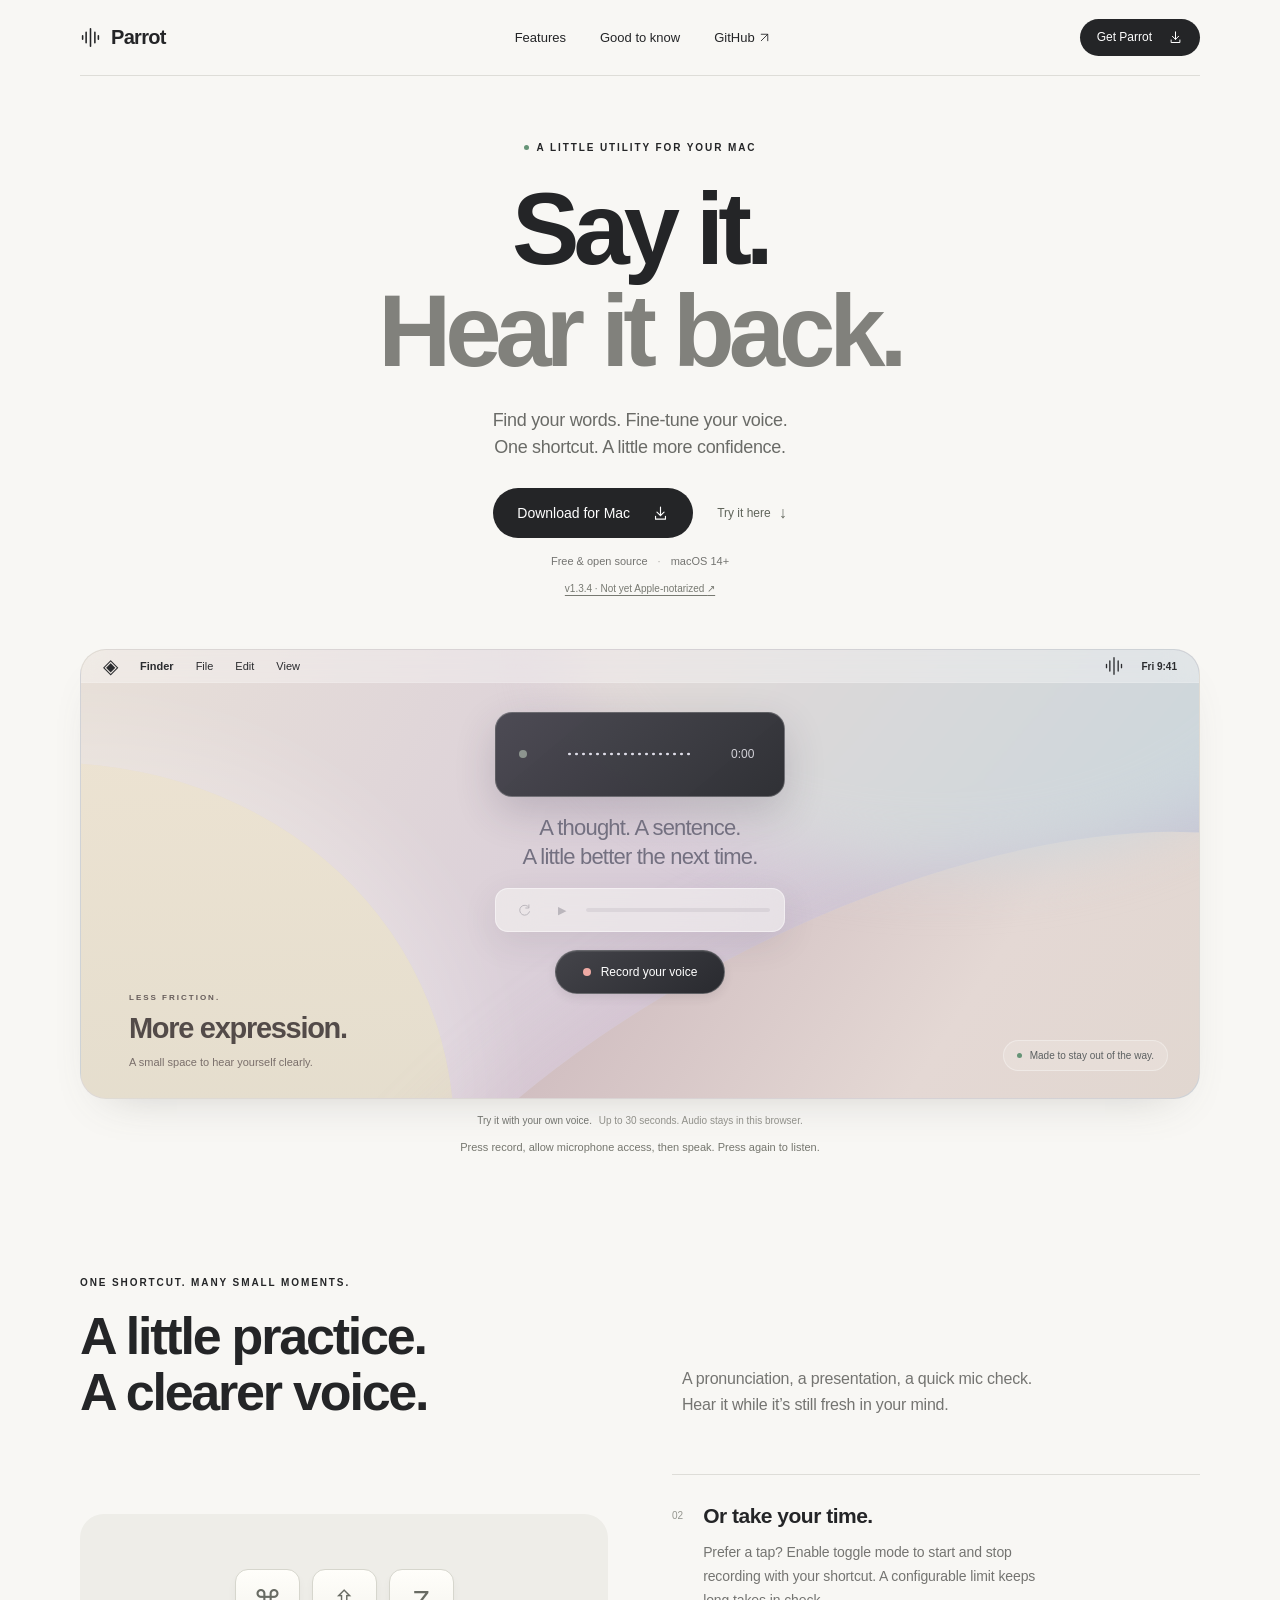
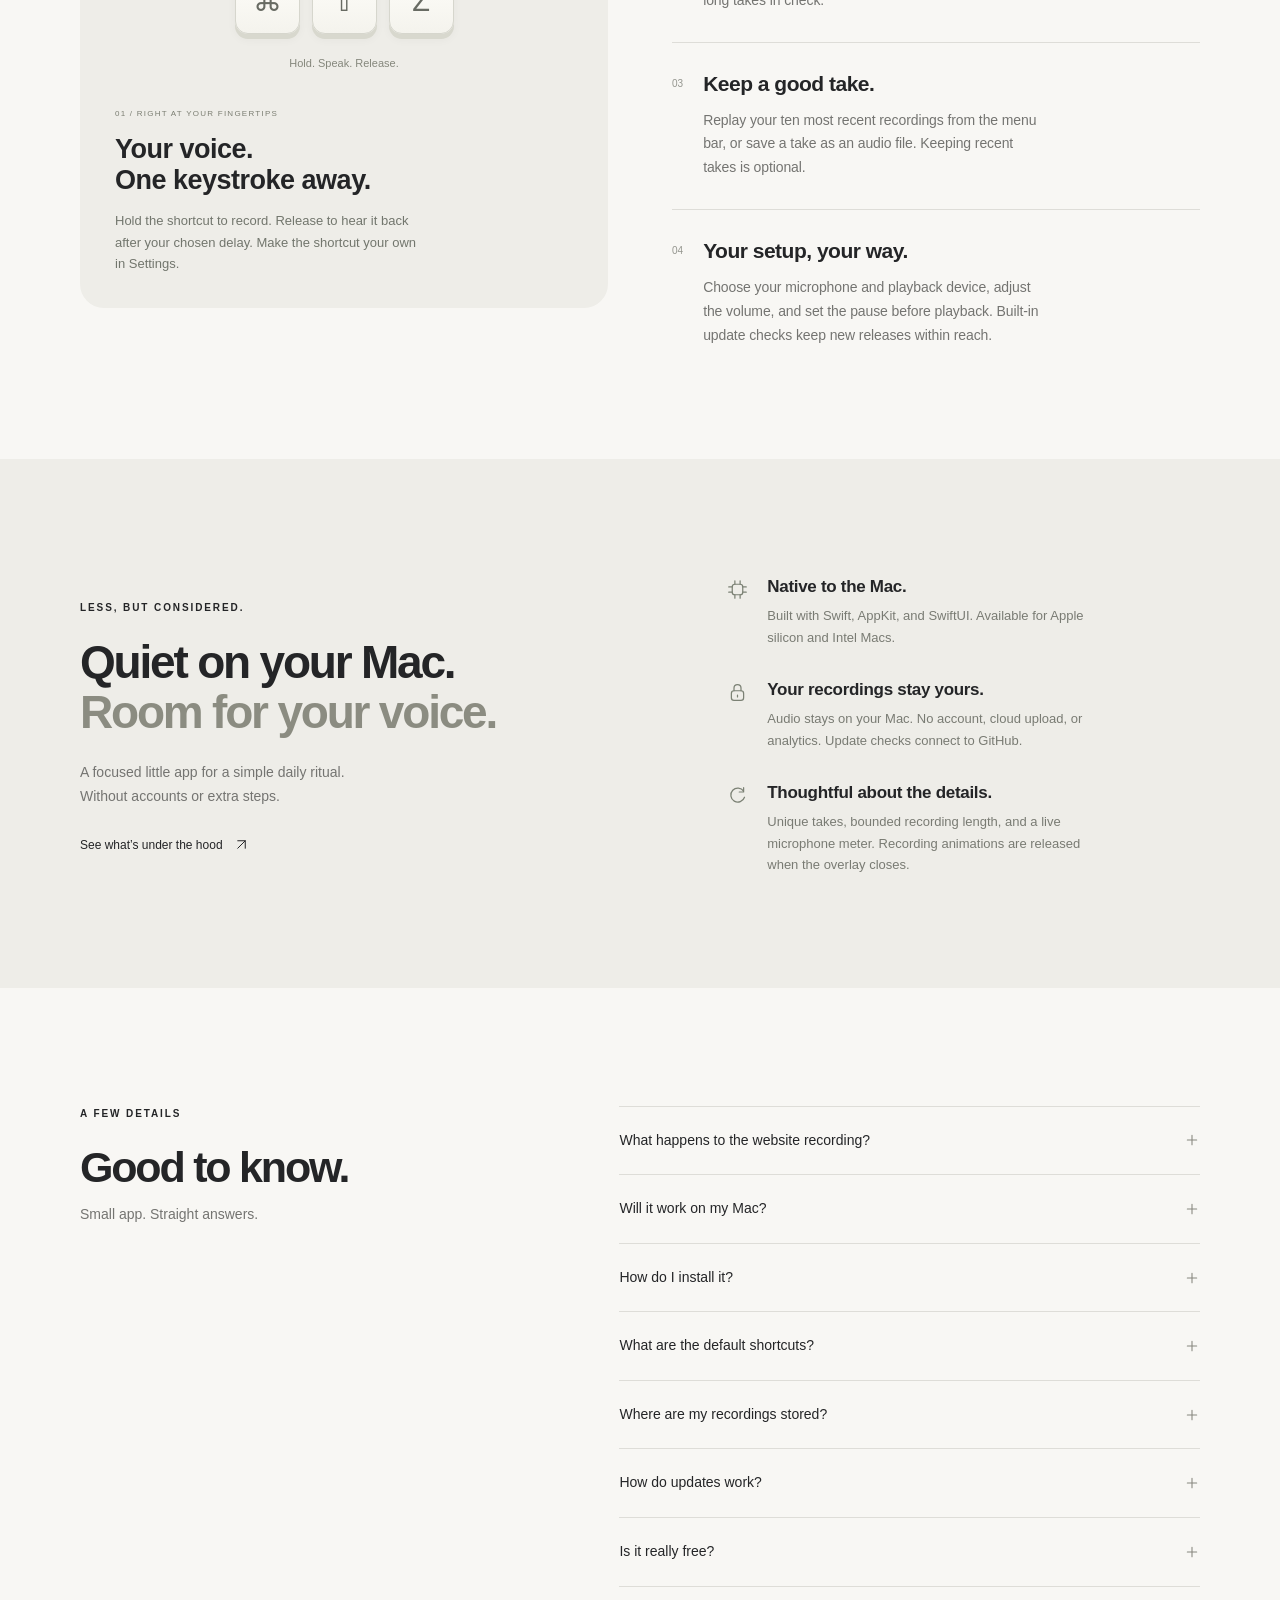
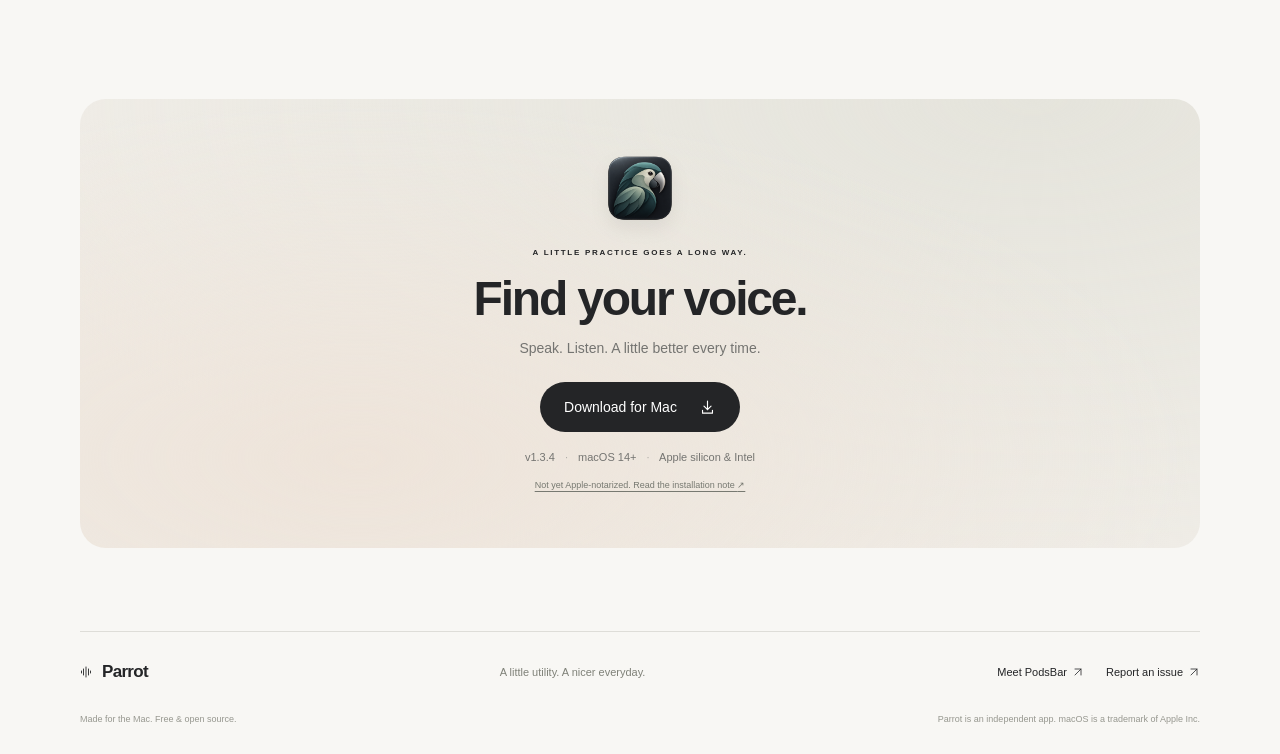
<file: docs/index.html>
<!doctype html>
<html lang="en">
<head>
  <meta charset="utf-8"><meta name="viewport" content="width=device-width, initial-scale=1">
  <meta name="theme-color" content="#f8f7f4">
  <meta name="description" content="Speak, release, listen. Parrot is a small, native Mac app for recording your voice and hearing it straight back. Free and open source.">
  <title>Parrot — Say it. Hear it back.</title>
  <link rel="canonical" href="https://musaamir.github.io/Parrot/">
  <meta property="og:title" content="Parrot — Say it. Hear it back."><meta property="og:description" content="A little space to find your voice. Instant recording and playback for your Mac."><meta property="og:type" content="website"><meta property="og:url" content="https://musaamir.github.io/Parrot/"><meta property="og:image" content="https://musaamir.github.io/Parrot/assets/app-icon.png">
  <link rel="icon" href="assets/app-icon.png"><link rel="stylesheet" href="styles.css"><script type="module" src="app.js"></script>
</head>
<body>
<a class="skip-link" href="#main">Skip to content</a>
<svg class="svg-defs" aria-hidden="true" xmlns="http://www.w3.org/2000/svg"><defs>
  <symbol id="arrow-down" viewBox="0 0 24 24"><path d="M12 3v12m-5-5 5 5 5-5M5 16v4h14v-4"/></symbol>
  <symbol id="arrow-up-right" viewBox="0 0 24 24"><path d="M6 18 18 6M6 6h12v12"/></symbol>
  <symbol id="chip" viewBox="0 0 24 24"><rect x="6" y="6" width="12" height="12" rx="3"/><path d="M9 2v4m6-4v4M9 18v4m6-4v4M2 9h4m-4 6h4M18 9h4m-4 6h4"/></symbol>
  <symbol id="lock" viewBox="0 0 24 24"><rect x="5" y="10" width="14" height="11" rx="3"/><path d="M8 10V7a4 4 0 0 1 8 0v3m-4 5v2"/></symbol>
  <symbol id="refresh" viewBox="0 0 24 24"><path d="M19 7a8 8 0 1 0 1 7M19 3v5h-5"/></symbol>
  <symbol id="plus" viewBox="0 0 24 24"><path d="M12 5v14M5 12h14"/></symbol>
  <symbol id="wave" viewBox="0 0 24 24"><path d="M3 10v4m4-8v12m5-16v20m5-16v12m4-8v4"/></symbol>
</defs></svg>
<header class="header wrap"><a class="brand" href="#" aria-label="Parrot home"><svg class="parrot-glyph"><use href="#wave"/></svg>Parrot</a><nav aria-label="Main navigation"><a href="#features">Features</a><a href="#questions">Good to know</a><a href="https://github.com/musaAmir/Parrot" target="_blank" rel="noopener noreferrer">GitHub <svg><use href="#arrow-up-right"/></svg></a></nav><a class="button button-small" href="#download">Get Parrot <svg><use href="#arrow-down"/></svg></a></header>
<main id="main">
<section class="hero wrap" aria-labelledby="hero-title"><p class="eyebrow"><span class="status-dot"></span> A LITTLE UTILITY FOR YOUR MAC</p><h1 id="hero-title">Say it.<br><span>Hear it back.</span></h1><p class="hero-description">Find your words. Fine-tune your voice.<br>One shortcut. A little more confidence.</p><div class="hero-actions"><a class="button" href="https://github.com/musaAmir/Parrot/releases/download/v1.3.4/Parrot-1.3.4.zip">Download for Mac <svg><use href="#arrow-down"/></svg></a><a class="try-link" href="#try-parrot">Try it here <span aria-hidden="true">↓</span></a></div><p class="download-meta">Free & open source <span>·</span> macOS 14+</p><a class="release-note" href="#install-note">v1.3.4 · Not yet Apple-notarized <span aria-hidden="true">↗</span></a>
<div class="product-scene parrot-scene" id="try-parrot" aria-label="Try Parrot with your microphone">
  <div class="wallpaper-orb orb-one"></div><div class="wallpaper-orb orb-two"></div><div class="wallpaper-orb orb-three"></div>
  <div class="desktop-bar"><span class="desktop-left"><span class="finder-mark" aria-hidden="true">◈</span><b>Finder</b><span>File</span><span>Edit</span><span>View</span></span><div class="desktop-right"><svg aria-label="Parrot menu bar icon"><use href="#wave"/></svg><time>Fri 9:41</time></div></div>
  <div class="voice-preview" id="voice-preview" data-state="idle"><div class="recording-pill"><span class="record-dot"></span><div class="wave-bars" aria-hidden="true"></div><span class="demo-time">0:00</span></div><p class="voice-whisper" id="voice-instruction">A thought. A sentence.<br>A little better the next time.</p><div class="playback-pill"><button id="replay-demo" type="button" aria-label="Replay recording" disabled><svg><use href="#refresh"/></svg></button><button id="play-demo" type="button" aria-label="Play recording" disabled><span class="play-symbol" aria-hidden="true">▶</span></button><span class="play-track" role="progressbar" aria-label="Playback progress" aria-valuemin="0" aria-valuemax="100" aria-valuenow="0"><i></i></span></div><div class="demo-actions"><button class="demo-button" type="button" id="try-demo" aria-describedby="demo-description demo-status">Record your voice</button><button class="clear-demo" id="clear-demo" type="button" hidden>Clear recording</button></div></div>
  <div class="scene-copy"><span class="scene-kicker">LESS FRICTION.</span><span class="scene-title">More expression.</span><span class="scene-detail">A small space to hear yourself clearly.</span></div>
  <span class="scene-badge"><span class="status-dot"></span> Made to stay out of the way.</span>
</div><div class="demo-toolbar"><p class="scene-caption" id="demo-description">Try it with your own voice. <span>Up to 30 seconds. Audio stays in this browser.</span></p></div><p id="demo-status" class="demo-status" role="status" aria-live="polite"></p>

</section>
<section class="features wrap section-space" id="features" aria-labelledby="features-title"><div class="section-heading"><p class="eyebrow">ONE SHORTCUT. MANY SMALL MOMENTS.</p><h2 id="features-title">A little practice.<br>A clearer voice.</h2><p>A pronunciation, a presentation, a quick mic check.<br>Hear it while it’s still fresh in your mind.</p></div><div class="feature-layout"><div class="display-card shortcut-card"><div class="key-combination" aria-label="Command Shift Z"><kbd>⌘</kbd><kbd>⇧</kbd><kbd>Z</kbd></div><div class="shortcut-caption">Hold. Speak. Release.</div><div class="card-copy"><span class="mini-eyebrow">01 / RIGHT AT YOUR FINGERTIPS</span><h3>Your voice.<br>One keystroke away.</h3><p>Hold the shortcut to record. Release to hear it back after your chosen delay. Make the shortcut your own in Settings.</p></div></div><div class="feature-list"><article><span class="feature-number">02</span><div><h3>Or take your time.</h3><p>Prefer a tap? Enable toggle mode to start and stop recording with your shortcut. A configurable limit keeps long takes in check.</p></div></article><article><span class="feature-number">03</span><div><h3>Keep a good take.</h3><p>Replay your ten most recent recordings from the menu bar, or save a take as an audio file. Keeping recent takes is optional.</p></div></article><article><span class="feature-number">04</span><div><h3>Your setup, your way.</h3><p>Choose your microphone and playback device, adjust the volume, and set the pause before playback. Built-in update checks keep new releases within reach.</p></div></article></div></div></section>
<section class="philosophy section-space" aria-labelledby="philosophy-title"><div class="wrap philosophy-inner"><div class="philosophy-heading"><p class="eyebrow">LESS, BUT CONSIDERED.</p><h2 id="philosophy-title">Quiet on your Mac.<br><span>Room for your voice.</span></h2><p>A focused little app for a simple daily ritual.<br>Without accounts or extra steps.</p><a class="text-link" href="https://github.com/musaAmir/Parrot" target="_blank" rel="noopener noreferrer">See what’s under the hood <svg><use href="#arrow-up-right"/></svg></a></div><div class="principles"><article><svg class="principle-icon"><use href="#chip"/></svg><div><h3>Native to the Mac.</h3><p>Built with Swift, AppKit, and SwiftUI. Available for Apple silicon and Intel Macs.</p></div></article><article><svg class="principle-icon"><use href="#lock"/></svg><div><h3>Your recordings stay yours.</h3><p>Audio stays on your Mac. No account, cloud upload, or analytics. Update checks connect to GitHub.</p></div></article><article><svg class="principle-icon"><use href="#refresh"/></svg><div><h3>Thoughtful about the details.</h3><p>Unique takes, bounded recording length, and a live microphone meter. Recording animations are released when the overlay closes.</p></div></article></div></div></section>
<section class="questions wrap section-space" id="questions" aria-labelledby="questions-title"><div><p class="eyebrow">A FEW DETAILS</p><h2 id="questions-title">Good to know.</h2><p>Small app. Straight answers.</p></div><div class="faq-list">
<details><summary>What happens to the website recording?<svg><use href="#plus"/></svg></summary><div class="answer"><p>The preview asks for microphone access only when you press Record your voice. Press Stop &amp; listen to hear your take. Recording stops automatically after 30 seconds, and the microphone switches off before playback.</p><p>Your audio is kept temporarily in this browser. It is never uploaded or saved by the website. Clear recording, start another take, or leave the tab to discard it. If playback doesn’t begin automatically, press Play. The preview needs HTTPS and a browser with microphone-recording support.</p></div></details>
<details><summary>Will it work on my Mac?<svg><use href="#plus"/></svg></summary><div class="answer"><p>Parrot requires macOS 14 Sonoma or later and supports Apple silicon and Intel Macs. It needs microphone access to record and Accessibility access to respond to global shortcuts.</p></div></details>
<details id="install-note"><summary>How do I install it?<svg><use href="#plus"/></svg></summary><div class="answer"><p>Download the ZIP, unzip it, and move Parrot.app to Applications. Open Parrot and grant microphone and Device Control and Data Access permissions (Accessibility on older macOS versions) when you’re ready to use it. The Permissions tab in Settings shows their status.</p><p><strong>Current release:</strong> version 1.3.4 is signed with an Apple Development certificate and has not been notarized by Apple. macOS may block its first launch. Read the <a href="https://github.com/musaAmir/Parrot/releases/tag/v1.3.4" target="_blank" rel="noopener noreferrer">release notes</a> before downloading.</p></div></details>
<details><summary>What are the default shortcuts?<svg><use href="#plus"/></svg></summary><div class="answer"><p>Hold Command–Shift–Z to record, then release to play back. Optional toggle mode uses Command–Shift–T by default. Enable it or change either shortcut in Settings → Shortcuts.</p></div></details>
<details><summary>Where are my recordings stored?<svg><use href="#plus"/></svg></summary><div class="answer"><p>Recent takes are kept locally in ~/Library/Application Support/Parrot/Recordings. Parrot keeps up to ten takes, plus the current take when recent recordings are disabled. Use Save Last Recording to keep an exported copy. Turn off Keep Recent Recordings to remove each current take when the next one starts.</p></div></details>
<details><summary>How do updates work?<svg><use href="#plus"/></svg></summary><div class="answer"><p>Parrot uses Sparkle to check GitHub daily for signed updates. It asks before downloading and installing by default. You can disable automatic checks or use Check for Updates from Settings or the menu bar.</p><p>Versions before 1.2.0 need one manual download to gain the updater.</p></div></details>
<details><summary>Is it really free?<svg><use href="#plus"/></svg></summary><div class="answer"><p>Yes. Parrot is free and open source under the MIT license, with no subscription or account. Explore the code or report an issue on <a href="https://github.com/musaAmir/Parrot" target="_blank" rel="noopener noreferrer">GitHub</a>.</p></div></details>
</div></section>
<section class="download-section wrap" id="download" aria-labelledby="download-title"><div class="download-panel"><img class="app-icon" src="assets/app-icon.png" width="92" height="92" alt="Parrot app icon" loading="lazy"><p class="eyebrow">A LITTLE PRACTICE GOES A LONG WAY.</p><h2 id="download-title">Find your voice.</h2><p>Speak. Listen. A little better every time.</p><a class="button" href="https://github.com/musaAmir/Parrot/releases/download/v1.3.4/Parrot-1.3.4.zip">Download for Mac <svg><use href="#arrow-down"/></svg></a><p class="download-meta">v1.3.4 <span>·</span> macOS 14+ <span>·</span> Apple silicon & Intel</p><a class="release-note" href="#install-note">Not yet Apple-notarized. Read the installation note <span aria-hidden="true">↗</span></a></div></section>
</main>
<footer class="footer wrap"><div class="footer-top"><a class="brand" href="#"><svg class="parrot-glyph"><use href="#wave"/></svg>Parrot</a><span>A little utility. A nicer everyday.</span><div><a href="https://musaamir.github.io/podsbar/" target="_blank" rel="noopener noreferrer">Meet PodsBar <svg><use href="#arrow-up-right"/></svg></a><a href="https://github.com/musaAmir/Parrot/issues" target="_blank" rel="noopener noreferrer">Report an issue <svg><use href="#arrow-up-right"/></svg></a></div></div><div class="footer-bottom"><span>Made for the Mac. Free & open source.</span><span>Parrot is an independent app. macOS is a trademark of Apple Inc.</span></div></footer>
</body>
</html>
</file>
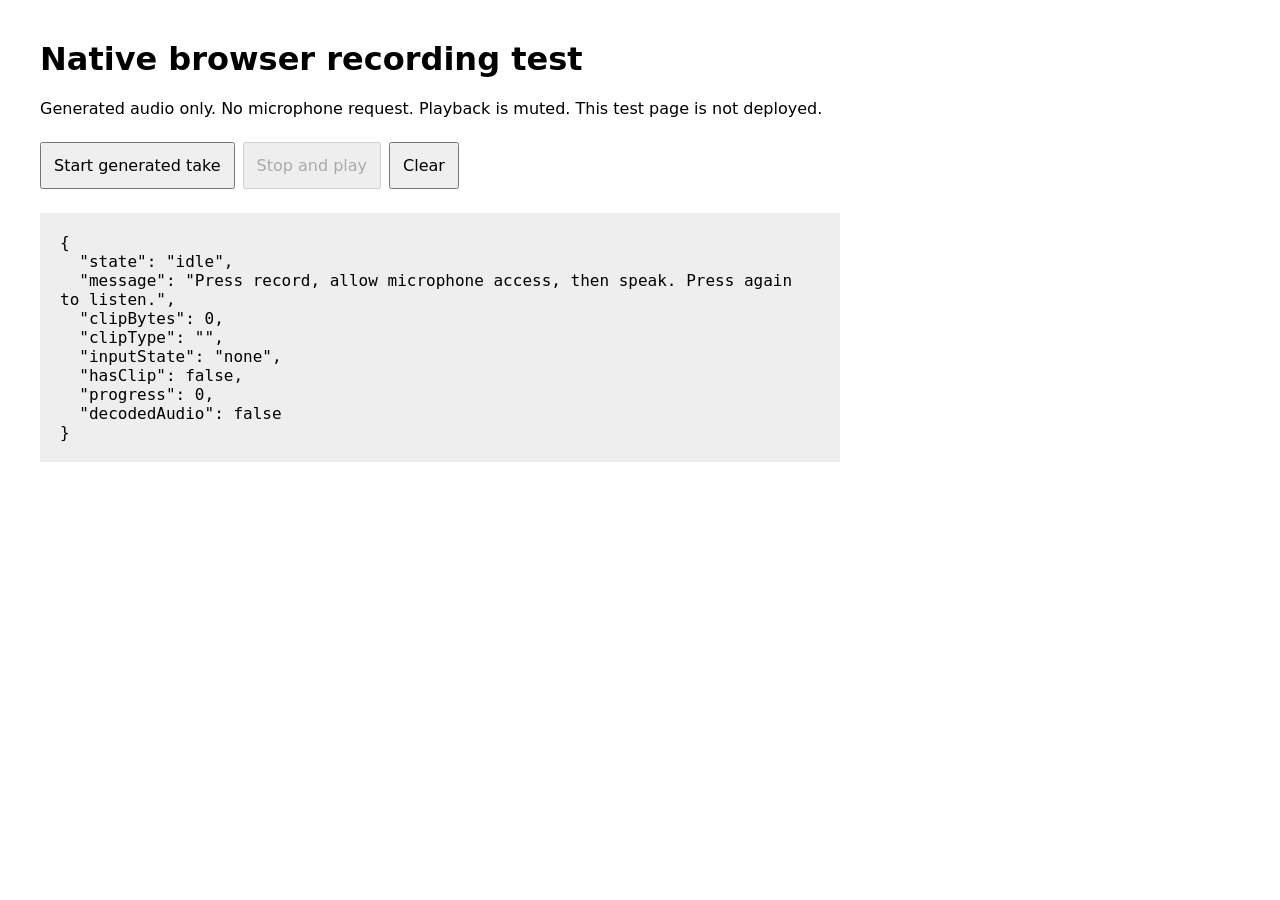
<file: Tests/Website/recorder-smoke.html>
<!doctype html><html lang="en"><meta charset="utf-8"><meta name="viewport" content="width=device-width"><title>Parrot native recording test</title><style>body{font:16px system-ui;margin:40px;max-width:800px}button{font:inherit;padding:12px;margin:8px 8px 8px 0}pre{background:#eee;padding:20px;white-space:pre-wrap}</style>
<h1>Native browser recording test</h1><p>Generated audio only. No microphone request. Playback is muted. This test page is not deployed.</p>
<button id="start">Start generated take</button><button id="stop" disabled>Stop and play</button><button id="clear">Clear</button><pre id="result">Ready</pre>
<script type="module">
import { VoiceDemo, createBrowserPlatform } from '../../docs/voice-demo.js';
let context, destination, oscillator, clipBytes=0, clipType='', track, audio, latest;
const platform = createBrowserPlatform();
platform.supported = Boolean(window.MediaRecorder && window.AudioContext);
platform.requestStream = async () => destination.stream;
const originalURL = platform.createURL;
platform.createURL = blob => { clipBytes=blob.size; clipType=blob.type; return originalURL(blob); };
const originalAudio = platform.createAudio;
platform.createAudio = url => { audio=originalAudio(url); audio.muted=true; return audio; };
function stopSource() { if(context && context.state!=='closed') void context.close(); }
const demo = new VoiceDemo({ platform, onChange(state) {
  latest=state;
  document.querySelector('#start').disabled=['recording','processing','requesting'].includes(state.state);
  document.querySelector('#stop').disabled=state.state!=='recording';
  if(['ready','playing','idle','error'].includes(state.state)) stopSource();
  document.querySelector('#result').textContent=JSON.stringify({state:state.state,message:state.message,clipBytes,clipType,inputState:track?.readyState??'none',hasClip:state.hasClip,progress:state.progress,decodedAudio:audio?.readyState>=2},null,2);
}});
document.querySelector('#start').onclick = async () => {
  context=new AudioContext(); await context.resume();
  destination=context.createMediaStreamDestination(); track=destination.stream.getAudioTracks()[0];
  oscillator=context.createOscillator(); oscillator.frequency.value=220; oscillator.connect(destination); oscillator.start();
  await demo.start();
};
document.querySelector('#stop').onclick=()=>demo.stop();
document.querySelector('#clear').onclick=()=>{demo.cancel();stopSource();};
window.addEventListener('pagehide',()=>{demo.cancel();stopSource();});
</script></html>
</file>
<file: docs/styles.css>
:root{--bg:#f8f7f4;--ink:#242527;--muted:#747471;--line:#deddd8;--green:#5c8c69;--radius:26px;font-family:-apple-system,BlinkMacSystemFont,"Segoe UI",sans-serif;color:var(--ink);background:var(--bg);font-synthesis:none;-webkit-font-smoothing:antialiased;scroll-behavior:smooth;scroll-padding-top:32px}*{box-sizing:border-box}body{margin:0}button,select{font:inherit}a{color:inherit;text-decoration:none}button,a,select,summary{-webkit-tap-highlight-color:transparent}button{cursor:pointer}a,button,summary,select{outline-offset:5px}a:focus-visible,button:focus-visible,summary:focus-visible,select:focus-visible{outline:2px solid #506e58}svg{width:20px;height:20px;fill:none;stroke:currentColor;stroke-width:1.6;stroke-linecap:round;stroke-linejoin:round;flex-shrink:0}.svg-defs{position:absolute;width:0;height:0;overflow:hidden}.wrap{width:min(1120px,calc(100% - 80px));margin-inline:auto}.header{height:76px;display:flex;align-items:center;justify-content:space-between;border-bottom:1px solid var(--line);gap:30px}.brand{font-size:20px;letter-spacing:-.7px;font-weight:650;display:flex;align-items:center;gap:10px}.brand-glyph{display:flex;gap:3px}.brand-glyph i{display:block;width:8px;height:18px;border:1.6px solid currentColor;border-radius:5px;position:relative;overflow:hidden}.brand-glyph i:after{content:"";position:absolute;inset:3px 1.3px 1.3px;background:currentColor;border-radius:3px}.brand-glyph i:nth-child(2):after{top:6px}.header nav{display:flex;align-items:center;gap:34px;margin-left:40px;font-size:13px}.header nav a,.footer a,.text-link{transition:color .2s}.header nav a:hover,.footer a:hover,.text-link:hover{color:#598468}.header nav a:last-child{display:flex;align-items:center;gap:3px}.header nav svg{width:13px;height:13px}.button{display:inline-flex;align-items:center;justify-content:center;gap:22px;background:var(--ink);color:#fff;padding:16px 24px;border-radius:100px;font-size:14px;font-weight:500;line-height:1.3;transition:background .2s,transform .2s;white-space:nowrap}.button:hover{background:#424744;transform:translateY(-2px)}.button svg{width:17px;height:17px}.button-small{padding:11px 17px;font-size:12px;gap:16px}.button-small svg{width:15px;height:15px}.hero{text-align:center;padding-top:64px}.eyebrow{font-size:10px;font-weight:600;letter-spacing:1.9px;line-height:1.5;margin:0 0 23px}.hero .eyebrow{display:flex;align-items:center;justify-content:center;gap:8px}.status-dot{width:5px;height:5px;border-radius:50%;background:#669477;display:inline-block;flex-shrink:0}.hero h1{font-size:clamp(68px,7.9vw,106px);line-height:1.01;font-weight:600;letter-spacing:-6px;margin:0 0 25px}.hero h1 span{color:#81817c}.hero-description{font-size:18px;color:#6a6b67;line-height:1.5;letter-spacing:-.3px;margin:0 0 27px}.download-meta{font-size:11px;color:var(--muted);margin:15px 0 7px;line-height:1.6}.download-meta span{margin-inline:7px;color:#b0aea8}.release-note{font-size:10px;color:#777971;text-decoration:underline;text-underline-offset:3px}.release-note:hover{color:#292b27}.product-scene{height:484px;border-radius:var(--radius);position:relative;margin-top:53px;isolation:isolate;overflow:hidden;text-align:left;background:linear-gradient(120deg,#e7e3da 0%,#e2ccd0 45%,#c5d2da 100%);border:1px solid #d7d7d180;box-shadow:0 20px 45px -28px #5e5b5750}.wallpaper-orb{position:absolute;border-radius:50%;pointer-events:none;z-index:-1}.orb-one{width:900px;height:800px;left:-520px;top:120px;background:linear-gradient(20deg,#dad6c7,#eee4d3);box-shadow:35px -20px 80px #fff3;transform:rotate(-22deg)}.orb-two{width:1150px;height:500px;left:200px;top:275px;background:linear-gradient(150deg,#c7b1b7,#e4d8d4 50%,#ded6cc);transform:rotate(-27deg);box-shadow:0 -30px 70px #c7a9b42e}.orb-three{width:760px;height:450px;left:480px;top:-235px;background:linear-gradient(130deg,#e9dad6,#c7d6dd);filter:blur(30px)}.desktop-bar{height:33px;border-bottom:1px solid #fff2;background:#ffffff54;backdrop-filter:blur(16px);display:flex;justify-content:space-between;align-items:center;padding:0 22px;font-size:11px;color:#2b2c2f}.desktop-left,.desktop-right{display:flex;align-items:center;gap:22px}.desktop-left b{font-weight:650}.finder-mark{font-size:20px;line-height:1}.desktop-right{gap:17px}.desktop-right time{font-size:10px;font-weight:550}.menu-trigger{border:0;background:#0000000c;align-self:stretch;padding:0 9px;height:32px;display:flex;align-items:center;justify-content:center;border-radius:5px}.menu-trigger[aria-expanded="false"]{background:transparent}.pod-reading{display:inline-flex;align-items:center;gap:4px;white-space:nowrap;font-variant-numeric:tabular-nums;line-height:1;font-size:11px;letter-spacing:-.3px;font-weight:550}.pod-reading small{font-size:.72em;opacity:.65;font-weight:500}.mini-pods{display:inline-flex;gap:2px}.mini-pods i{width:6px;height:13px;border:1px solid currentColor;border-radius:4px;position:relative;overflow:hidden}.mini-pods i:after{content:"";position:absolute;bottom:1px;left:1px;right:1px;height:calc(var(--charge) - 3px);background:currentColor;border-radius:2px}.system-icons{display:flex;align-items:center;gap:15px}.system-icons svg{width:15px;height:15px;stroke-width:2}.system-battery{width:20px;height:10px;border:1px solid currentColor;border-radius:3px;position:relative}.system-battery:before{content:"";position:absolute;inset:1px 4px 1px 1px;background:currentColor;border-radius:1px}.system-battery:after{content:"";position:absolute;right:-3px;top:2px;width:2px;height:4px;background:currentColor;border-radius:1px}.scene-copy{position:absolute;left:48px;bottom:48px;display:flex;flex-direction:column;z-index:1}.scene-kicker{font-size:9px;letter-spacing:2px;font-weight:550;color:#655b59;margin-bottom:10px}.scene-title{font-size:34px;letter-spacing:-1.3px;font-weight:550;color:#534b49}.scene-detail{font-size:12px;margin-top:11px;color:#7a6f6b}.earbuds{position:absolute;width:510px;left:22%;top:10px;transform:rotate(-3deg)}.earbud-art{width:100%;height:auto;stroke:none;overflow:visible}.app-popover{position:absolute;right:84px;top:45px;width:273px;background:linear-gradient(145deg,#35383aee,#25292cf5);border:1px solid #ffffff26;border-radius:13px;box-shadow:0 20px 60px -10px #2f2f396b,0 1px 2px #0003;color:#f4f5f6;padding:16px;font-size:11px;backdrop-filter:blur(30px);transition:opacity .18s,transform .18s}.app-popover[hidden]{display:none}.popover-device{font-size:13px;font-weight:600;letter-spacing:-.2px;display:flex;align-items:center;gap:7px;margin-bottom:16px}.green-dot{width:5px;height:5px;border-radius:50%;background:#95bb9b}.battery-row{display:flex;align-items:center;gap:12px;margin-bottom:10px;font-size:11px}.battery-row>span:first-child{width:30px;color:#c5c6c8}.battery-row b{font-size:10px;font-weight:550;width:30px;text-align:right}.level-track{flex:1;height:5px;background:#ffffff16;border-radius:10px;overflow:hidden}.level-track i{display:block;height:100%;border-radius:10px;background:#c6d6c7}.popover-divider{height:1px;background:#ffffff12;margin:13px 0 10px}.refresh-row{display:flex;align-items:center;justify-content:space-between;color:#bfc0c4;font-size:10px;margin-bottom:9px}.demo-refresh{color:#c9c9cb;background:none;border:0;display:flex;padding:2px}.demo-refresh svg{width:13px;height:13px}.demo-refresh:active{transform:rotate(60deg)}.mode-label{display:flex;align-items:center;justify-content:space-between;font-size:11px;margin:12px 0}.mode-label select{color:#f4f4f5;background:#ffffff14;border:1px solid #ffffff0c;border-radius:5px;padding:3px 5px;font-size:10px;width:158px}.mode-label option{color:#222;background:#fff}.popover-setting{display:flex;align-items:center;gap:5px;font-size:10px;color:#ececee;margin:8px 0}.mock-checkbox{width:11px;height:11px;border-radius:3px;background:#e1e4e7;color:#353535;font-size:9px;font-weight:700;display:flex;align-items:center;justify-content:center}.auto-update{font-size:9px;letter-spacing:-.1px}.update-setting{margin-bottom:11px}.quit-setting{margin-top:13px;color:#b5b7bb}.scene-badge{position:absolute;right:31px;bottom:27px;border:1px solid #fff5;background:#f6f2ec3d;border-radius:30px;display:flex;gap:8px;align-items:center;padding:9px 13px;font-size:10px;color:#5c6061}.scene-caption{font-size:10px;color:#737570;text-align:left;margin:14px 3px 0;display:flex;justify-content:space-between;line-height:1.6}.scene-caption span{color:#92928c}.section-space{padding-top:118px;padding-bottom:112px}h2{font-size:52px;line-height:1.07;letter-spacing:-2.2px;font-weight:550;margin:0 0 24px}.section-heading{display:grid;grid-template-columns:1fr 1fr;align-items:end;gap:0 60px}.section-heading .eyebrow{grid-column:1/-1;margin-bottom:19px}.section-heading h2{margin-bottom:0}.section-heading>p:last-child{font-size:16px;color:var(--muted);line-height:1.6;margin:0 0 3px;padding-left:12px;letter-spacing:-.2px}.feature-layout{display:grid;grid-template-columns:1fr 1fr;gap:64px;margin-top:54px;align-items:center}.display-card{border-radius:24px;background:#eeede8;padding:0 35px 33px;overflow:hidden}.large-reading{height:176px;display:flex;align-items:center;justify-content:center}.large-reading .pod-reading{font-size:46px;gap:13px;letter-spacing:-2px;color:#4c514b;min-height:58px}.large-reading .mini-pods{gap:7px}.large-reading .mini-pods i{width:23px;height:53px;border-width:3px;border-radius:15px}.large-reading .mini-pods i:after{inset:auto 3px 3px;height:calc(var(--charge) - 8px);border-radius:9px}.mode-tabs{display:flex;padding:4px;background:#e2e2da;border-radius:10px;gap:4px}.mode-tabs button{flex:1;border:0;border-radius:7px;color:#74766c;background:none;padding:9px 3px;font-size:10px;white-space:nowrap;transition:background .15s,box-shadow .15s}.mode-tabs button[aria-pressed="true"]{background:#fafbf6;color:#373c32;box-shadow:0 1px 4px #0000000e}.mode-tabs button:hover{color:#222}.card-copy{margin-top:37px}.mini-eyebrow{font-size:8px;letter-spacing:1.25px;color:#7b7e72}h3{font-weight:550;letter-spacing:-.5px}.card-copy h3{font-size:27px;line-height:1.14;margin:14px 0 15px}.card-copy p{font-size:13px;color:#72766d;line-height:1.65;max-width:310px;margin:0}.feature-list article{display:flex;gap:20px;padding:29px 0;border-top:1px solid var(--line)}.feature-list article:last-child{padding-bottom:0}.feature-number{font-size:10px;color:#95968f;margin-top:6px;font-variant-numeric:tabular-nums}.feature-list h3{font-size:21px;margin:0 0 13px}.feature-list p{color:var(--muted);font-size:14px;line-height:1.7;margin:0;max-width:345px;letter-spacing:-.1px}.philosophy{background:#eeede8}.philosophy-inner{display:grid;grid-template-columns:1.2fr 1fr;gap:80px;align-items:center}.philosophy-heading h2{font-size:46px}.philosophy-heading h2 span{color:#8b8c81}.philosophy-heading>p:not(.eyebrow){font-size:14px;color:var(--muted);line-height:1.7;margin-bottom:26px}.text-link{display:inline-flex;align-items:center;gap:11px;font-size:12px}.text-link svg{width:15px;height:15px}.principles{display:grid;gap:32px}.principles article{display:flex;gap:19px}.principle-icon{width:21px;height:21px;margin-top:2px;color:#7b8174;stroke-width:1.4}.principles h3{font-size:17px;margin:0 0 8px;letter-spacing:-.3px}.principles p{font-size:13px;color:#797b73;line-height:1.65;margin:0;max-width:320px}.questions{display:grid;grid-template-columns:1fr 1.25fr;gap:75px}.questions h2{font-size:43px;margin-bottom:16px}.questions>div>p:not(.eyebrow){font-size:14px;color:var(--muted)}.faq-list{border-top:1px solid var(--line)}.faq-list details{border-bottom:1px solid var(--line);scroll-margin-top:34px}.faq-list summary{list-style:none;cursor:pointer;display:flex;justify-content:space-between;align-items:center;gap:20px;font-size:14px;padding:24px 0;font-weight:500;line-height:1.4}.faq-list summary::-webkit-details-marker{display:none}.faq-list summary svg{width:16px;height:16px;stroke:#86877e;transition:transform .2s}.faq-list details[open] summary svg{transform:rotate(45deg)}.answer{padding:0 25px 20px 0;font-size:13px;color:var(--muted);line-height:1.75}.answer p{margin:0 0 12px}.answer p:last-child{margin-bottom:0}.answer a{text-decoration:underline;text-underline-offset:3px}.answer strong{font-weight:550;color:#54574f}.download-section{padding-bottom:83px}.download-panel{background:radial-gradient(ellipse at 25% 80%,#eee4da,transparent 70%),radial-gradient(ellipse at 85% 0%,#e5e4dc,transparent 80%),#f0ede7;text-align:center;padding:52px 24px 56px;border-radius:var(--radius)}.app-icon{display:block;margin:0 auto 22px;width:74px;height:74px;filter:drop-shadow(0 8px 9px #00000010)}.download-panel .eyebrow{font-size:8px;letter-spacing:1.7px;margin-bottom:14px}.download-panel h2{font-size:48px;margin-bottom:16px}.download-panel>p:not(.eyebrow):not(.download-meta){font-size:14px;color:var(--muted);margin-bottom:26px}.download-panel .download-meta{margin-top:17px}.download-panel .release-note{font-size:9px}.footer{padding-bottom:28px}.footer-top{border-top:1px solid var(--line);padding-top:30px;display:flex;justify-content:space-between;align-items:center;gap:20px}.footer-top .brand{font-size:17px}.footer-top .brand-glyph{transform:scale(.85)}.footer-top>span{font-size:11px;color:#7f8178}.footer-top>div{display:flex;gap:22px;font-size:11px}.footer-top>div a{display:flex;align-items:center;gap:5px}.footer svg{width:12px;height:12px}.footer-bottom{display:flex;justify-content:space-between;gap:30px;margin-top:30px;font-size:9px;color:#96978f;line-height:1.6}.skip-link{position:fixed;top:10px;left:10px;background:#fff;padding:14px;transform:translateY(-200%);z-index:20}.skip-link:focus{transform:translateY(0)}.sr-only{position:absolute;width:1px;height:1px;padding:0;margin:-1px;overflow:hidden;clip:rect(0,0,0,0);white-space:nowrap;border:0}.pod-reading[data-mode="none"]>.reading-left,.pod-reading[data-mode="none"]>.reading-right,.pod-reading[data-mode="lowest"]>.reading-left{display:none}.pod-reading[data-mode="lowest"]>.reading-right small:after{content:""}
@media(min-width:1500px){.hero{padding-top:75px}.hero h1{font-size:112px}.product-scene{height:510px}.earbuds{width:540px}}
@media(max-width:1000px){.wrap{width:calc(100% - 64px)}.hero h1{letter-spacing:-4.5px}.product-scene{height:440px}.earbuds{left:12%;width:480px;top:20px}.app-popover{right:42px;transform:scale(.94);transform-origin:top right}.scene-copy{left:32px;bottom:36px}.scene-title{font-size:28px}.scene-detail{font-size:11px}.feature-layout{gap:38px}.section-heading{gap:0 30px}h2{font-size:45px}.display-card{padding-inline:25px}.large-reading .pod-reading{font-size:36px;gap:9px}.feature-list h3{font-size:19px}.feature-list p{font-size:13px}.philosophy-inner{gap:45px;grid-template-columns:1.1fr 1fr}.philosophy-heading h2{font-size:39px}.questions{gap:45px;grid-template-columns:1fr 1.3fr}.questions h2{font-size:38px}.footer-top>span{display:none}}
@media(max-width:700px){.wrap{width:calc(100% - 40px)}.header{height:64px;gap:15px}.header .brand{font-size:18px}.header nav{display:none}.button-small{padding:10px 13px;font-size:11px;gap:13px}.hero{padding-top:47px}.hero .eyebrow{font-size:8px;letter-spacing:1.6px;margin-bottom:25px}.hero h1{font-size:65px;letter-spacing:-3.5px;line-height:1.04;margin-bottom:22px}.hero-description{font-size:16px;margin-bottom:25px}.button{padding:15px 22px;font-size:13px}.header .button{padding:10px 13px;font-size:11px}.hero .download-meta{font-size:10px}.release-note{font-size:9px}.product-scene{height:480px;margin-top:38px;border-radius:19px}.desktop-bar{padding:0 13px;height:31px}.desktop-left{gap:12px}.desktop-left>span:not(.finder-mark){display:none}.desktop-left b{font-size:10px}.desktop-right{gap:12px}.system-icons{display:none}.desktop-right time{font-size:9px}.menu-trigger{height:30px}.pod-reading{font-size:10px;gap:3px}.mini-pods i{width:6px;height:12px}.app-popover{top:42px;right:14px;transform:scale(.83);transform-origin:top right;z-index:2}.earbuds{width:370px;left:-98px;top:65px;transform:rotate(-11deg);opacity:.93}.scene-copy{left:23px;bottom:34px}.scene-kicker{font-size:8px}.scene-title{font-size:28px;letter-spacing:-.9px}.scene-detail{font-size:10px;margin-top:8px}.scene-badge{display:none}.orb-two{left:-100px;top:330px}.orb-three{left:20px}.scene-caption{font-size:9px;display:block;margin-top:11px}.scene-caption span{display:block;margin-top:2px}.section-space{padding-top:77px;padding-bottom:72px}.section-heading{display:block}.section-heading h2{font-size:39px;letter-spacing:-1.8px;line-height:1.12}.section-heading>p:last-child{padding:0;font-size:14px;line-height:1.6;margin-top:22px}.section-heading .eyebrow{font-size:8px}.feature-layout{grid-template-columns:1fr;gap:30px;margin-top:32px}.display-card{padding:0 27px 30px;border-radius:20px}.large-reading{height:152px}.large-reading .pod-reading{font-size:41px;gap:12px}.large-reading .mini-pods i{width:23px;height:53px}.large-reading .mini-pods{gap:7px}.mode-tabs button{font-size:10px;padding:10px 4px}.card-copy{margin-top:31px}.card-copy h3{font-size:26px}.card-copy p{max-width:none;font-size:13px}.feature-list article{padding:24px 3px;gap:19px}.feature-list h3{font-size:20px;margin-bottom:9px}.feature-list p{font-size:13px;max-width:none}.feature-list article:last-child{padding-bottom:0}.philosophy-inner{display:block}.philosophy-heading h2{font-size:36px;letter-spacing:-1.6px}.philosophy-heading .eyebrow{font-size:8px}.philosophy-heading>p:not(.eyebrow){font-size:13px}.principles{margin-top:43px;gap:29px}.principles h3{font-size:17px}.principles p{font-size:13px;max-width:none}.questions{display:block}.questions .eyebrow{font-size:8px}.questions h2{font-size:36px;letter-spacing:-1.5px}.questions>div>p:not(.eyebrow){font-size:13px}.faq-list{margin-top:33px}.faq-list summary{font-size:13px;padding:22px 0}.answer{font-size:12px;padding-right:13px}.download-section{padding-bottom:54px}.download-panel{padding:35px 20px 38px;border-radius:20px}.app-icon{width:67px;height:67px;margin-bottom:20px}.download-panel .eyebrow{font-size:7px;letter-spacing:1.3px}.download-panel h2{font-size:35px;letter-spacing:-1.5px;line-height:1.1}.download-panel>p:not(.eyebrow):not(.download-meta){font-size:12px;line-height:1.5;max-width:210px;margin:0 auto 23px}.download-panel .download-meta{font-size:9px}.download-panel .download-meta span{margin-inline:4px}.download-panel .release-note{font-size:8px}.footer-top{padding-top:26px;align-items:flex-start;gap:20px}.footer-top>div{flex-direction:column;gap:12px;font-size:10px}.footer-bottom{display:block;font-size:8px;margin-top:24px;max-width:300px}.footer-bottom span{display:block}.footer-bottom span+span{margin-top:9px}}
@media(max-width:360px){.wrap{width:calc(100% - 30px)}.hero h1{font-size:56px}.product-scene{height:454px}.scene-copy{left:18px;bottom:25px}.scene-title{font-size:25px}.earbuds{left:-116px}.app-popover{right:9px;transform:scale(.78)}.display-card{padding-inline:20px}.large-reading .pod-reading{font-size:35px;gap:9px}.large-reading .mini-pods i{width:20px;height:47px}.download-panel h2{font-size:31px}}
@media(prefers-reduced-motion:reduce){:root{scroll-behavior:auto}*,*:before,*:after{transition:none!important;animation:none!important}}
/* Keep the app itself front and center on a narrow display. */
@media(max-width:700px){.product-scene{height:447px}.earbuds{display:none}.app-popover{right:calc(50% - 136.5px);top:48px;transform:scale(.92);transform-origin:top center}.scene-copy{bottom:27px;left:24px}.scene-title{font-size:26px}.scene-detail{font-size:10px}.scene-kicker{margin-bottom:8px}}
@media(max-width:360px){.app-popover{transform:scale(.88)}.product-scene{height:425px}.scene-copy{bottom:24px;left:20px}}
/* Parrot shares PodsBar's visual system, with a voice-focused product scene. */
.parrot-glyph{width:21px;height:21px;stroke-width:1.8}.parrot-scene{background:linear-gradient(120deg,#e8e0d8,#d8ccd9 55%,#c3cddc);height:450px}.voice-preview{position:absolute;inset:75px 0 85px;display:flex;flex-direction:column;align-items:center;justify-content:center}.recording-pill{display:flex;align-items:center;gap:18px;padding:18px 23px;border:1px solid #ffffff38;background:linear-gradient(140deg,#42414aee,#25262bf0);border-radius:17px;box-shadow:0 15px 40px #3c344d33;color:#f6f5f8;transform:none}.record-dot{width:8px;height:8px;border-radius:50%;background:#f17d79;opacity:.65}.wave-bars{display:flex;align-items:center;gap:4px;height:47px}.wave-bars i{width:3px;border-radius:3px;background:#dedde8;height:var(--bar-height);transform:scaleY(.65);transform-origin:center}.demo-time{font-size:12px;font-variant-numeric:tabular-nums;color:#d3d2d9;min-width:30px}.voice-whisper{text-align:center;font-size:26px;line-height:1.3;letter-spacing:-.8px;color:#737080;margin:25px 0 22px}.playback-pill{display:flex;align-items:center;gap:17px;width:290px;background:#f5f4f296;backdrop-filter:blur(20px);border:1px solid #ffffff70;border-radius:13px;padding:13px 18px;box-shadow:0 10px 35px #4b43521c;transform:none;color:#62606b}.playback-pill svg{width:15px;height:15px}.play-symbol{font-size:11px}.play-track{height:4px;flex:1;border-radius:6px;background:#8d889629;overflow:hidden}.play-track i{display:block;height:100%;width:0;background:#74717f}.voice-preview[data-state="recording"] .wave-bars i{animation:voice-wave .45s var(--bar-delay) ease-in-out infinite alternate}.voice-preview[data-state="recording"] .record-dot{opacity:1}.voice-preview[data-state="recording"] .recording-pill{transform:rotate(0)}.voice-preview[data-state="playing"] .play-track i{animation:voice-progress 2.4s linear forwards}.demo-toolbar{display:flex;align-items:center;justify-content:space-between;margin-top:14px;gap:15px}.demo-toolbar .scene-caption{margin:0;display:block}.demo-toolbar .scene-caption span{margin-left:4px}.demo-button{border:1px solid #d8d7d0;background:transparent;border-radius:30px;padding:9px 14px;color:#62645e;font-size:10px;display:flex;align-items:center;gap:8px;white-space:nowrap}.demo-button:hover{background:#eeede8}.demo-button:disabled{opacity:.7;cursor:default}.demo-button-icon{font-size:8px}.key-combination{display:flex;justify-content:center;gap:12px;padding:55px 0 23px}.key-combination kbd{width:65px;height:65px;display:flex;align-items:center;justify-content:center;border-radius:13px;background:linear-gradient(#fffefa,#f4f3ed);font-family:inherit;font-size:29px;color:#686b63;border:1px solid #d6d6cd;box-shadow:0 5px 0 #d8d8ce,0 6px 10px #353c1b0a}.shortcut-caption{text-align:center;font-size:11px;color:#85877c;margin-bottom:21px}.shortcut-card .card-copy{margin-top:33px}.parrot-scene .scene-copy{bottom:30px}.parrot-scene .scene-title{font-size:29px}.parrot-scene .scene-detail{font-size:11px}.parrot-scene .scene-kicker{font-size:8px}@keyframes voice-wave{from{transform:scaleY(.25)}to{transform:scaleY(1)}}@keyframes voice-progress{to{width:100%}}
@media(max-width:700px){.parrot-scene{height:430px}.voice-preview{inset:63px 0 110px}.recording-pill{padding:13px 16px;gap:12px;border-radius:14px}.wave-bars{gap:3px;height:40px}.wave-bars i{max-height:37px;width:2.5px}.demo-time{font-size:10px}.record-dot{width:6px;height:6px}.voice-whisper{font-size:23px;margin:23px 0}.playback-pill{width:240px;padding:11px 15px;gap:15px}.parrot-scene .scene-copy{bottom:25px;left:23px}.parrot-scene .scene-title{font-size:26px}.demo-toolbar{align-items:flex-start;gap:8px}.demo-toolbar .scene-caption{font-size:8px}.demo-toolbar .scene-caption span{display:block;margin-left:0}.demo-button{padding:8px 10px;font-size:9px}.key-combination{padding-top:42px}.key-combination kbd{width:60px;height:60px;font-size:27px}}
@media(prefers-reduced-motion:reduce){.voice-preview[data-state="playing"] .play-track i{width:100%}}
/* Live microphone preview; animations follow actual input, with no idle loop. */
.voice-whisper{white-space:pre-line}.voice-preview[data-state="recording"] .wave-bars i{animation:none;transform:none}.voice-preview[data-state="playing"] .play-track i{animation:none}.playback-pill button{display:flex;align-items:center;justify-content:center;color:inherit;border:0;background:transparent;min-width:28px;min-height:28px;padding:3px;border-radius:6px}.playback-pill button:hover:enabled{background:#ffffff50}.playback-pill button:disabled{opacity:.35;cursor:default}.playback-pill{gap:10px;padding:7px 14px}.demo-actions{display:flex;align-items:center;gap:15px}.demo-button{background:var(--ink);color:#fff;border-color:var(--ink);font-size:12px;min-height:44px;padding:11px 19px;justify-content:center;min-width:145px}.demo-button:hover{background:#424744}.demo-button[aria-pressed="true"]{background:#a8403c;border-color:#a8403c}.clear-demo{border:0;background:transparent;font-size:10px;color:#70716b;text-decoration:underline;text-underline-offset:3px;padding:8px 0}.clear-demo[hidden]{display:none}.demo-status{font-size:11px;color:#75766e;line-height:1.6;text-align:left;margin:10px 0 0;min-height:18px}.voice-preview[data-state="requesting"] .recording-pill{opacity:.5}.voice-preview[data-state="error"] .record-dot{background:#b05c4e}.voice-preview[data-state="recording"] .record-dot{background:#ff8177;opacity:1}.voice-preview[data-state="idle"] .record-dot,.voice-preview[data-state="ready"] .record-dot,.voice-preview[data-state="paused"] .record-dot,.voice-preview[data-state="playing"] .record-dot{background:#a9b6a9;opacity:.7}
@media(max-width:700px){.demo-toolbar{align-items:center;flex-wrap:wrap;row-gap:12px}.demo-toolbar .scene-caption{font-size:9px;line-height:1.6}.demo-actions{margin-left:auto;gap:12px}.demo-button{font-size:11px;padding:11px 15px;min-width:137px}.demo-status{font-size:10px;line-height:1.6}.clear-demo{font-size:10px}.voice-whisper{font-size:21px}.playback-pill button{min-width:32px;min-height:30px}}
.hero-actions{display:flex;align-items:center;justify-content:center;gap:24px;flex-wrap:wrap}.try-link{font-size:12px;color:#60655b;display:inline-flex;gap:8px;align-items:center}.try-link:hover{color:#242527}.try-link span{font-size:16px}#try-parrot{scroll-margin-top:24px}
@media(max-width:700px){.hero-actions{gap:17px}.try-link{font-size:11px}}

/* Keep the recorder aligned, with its primary action inside the preview. */
.voice-preview{inset:58px 0 100px}
.recording-pill,.playback-pill{width:290px;flex-shrink:0}
.recording-pill .wave-bars{flex:1;justify-content:center}
.voice-whisper{font-size:22px;margin:17px 0;line-height:1.3}
.voice-preview .demo-actions{position:relative;justify-content:center;margin:18px 0 0;gap:0}
.voice-preview .demo-button{min-width:170px;border:1px solid #ffffff38;background:linear-gradient(145deg,#44444a,#292a2f);box-shadow:0 4px 10px #36313f1a,inset 0 1px 0 #ffffff12;gap:10px}
.voice-preview .demo-button:hover{background:#45464c}
.voice-preview .demo-button:before{content:"";width:8px;height:8px;border-radius:50%;background:#efaaa4;flex-shrink:0}
.voice-preview .demo-button[aria-pressed="true"]{background:#a8403c;border-color:#ffffff38}
.voice-preview .demo-button[aria-pressed="true"]:before{border-radius:2px;background:#fff}
.voice-preview .clear-demo{position:absolute;top:100%;left:50%;transform:translateX(-50%);white-space:nowrap;margin-top:3px;min-height:28px}
.demo-toolbar{justify-content:center}
.demo-toolbar .scene-caption{text-align:center}
.demo-status{text-align:center}
@media(max-width:700px){.parrot-scene{height:480px}.voice-preview{inset:55px 0 130px}.recording-pill,.playback-pill{width:240px}.voice-whisper{font-size:20px;margin:17px 0}.voice-preview .demo-actions{margin:18px 0 0}.voice-preview .demo-button{min-width:165px}.parrot-scene .scene-copy{bottom:25px}}
</file>
